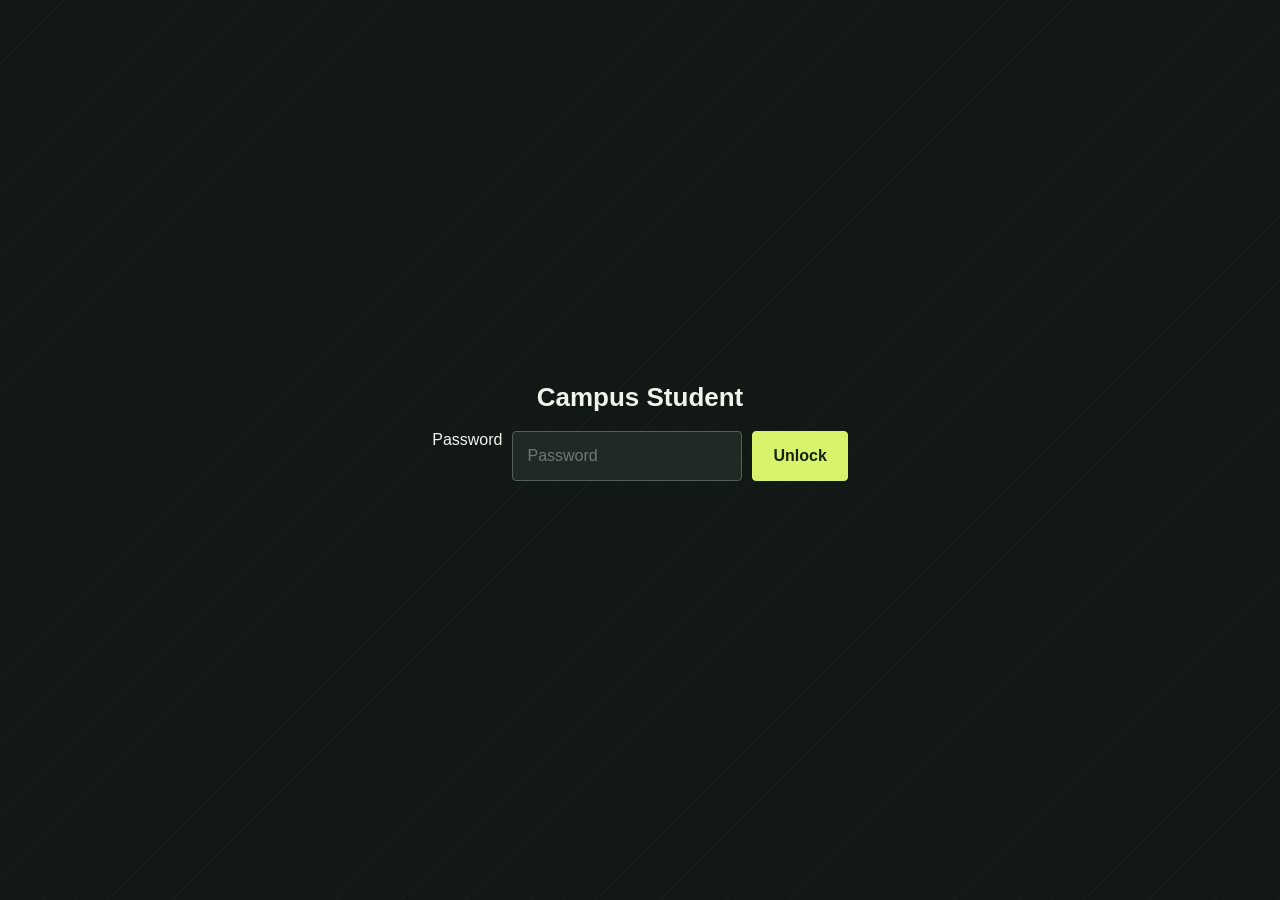
<file: index.html>
<!DOCTYPE html>
<html lang="en">
<head>
    <meta charset="UTF-8">
    <meta name="viewport" content="width=device-width, initial-scale=1">
    <link rel="icon" href="grades/favicon.ico" type="image/x-icon">
    <title>Campus Student</title>
    <style>
        :root {
            color-scheme: dark;
            font-family: "Trebuchet MS", "Avenir Next", sans-serif;
            background: #111815;
            color: #f1f4ec;
        }
        body {
            display: grid;
            min-height: 100vh;
            margin: 0;
            place-items: center;
            background: repeating-linear-gradient(135deg, transparent 0 22px, #ffffff06 22px 23px);
        }
        main { display: grid; justify-items: center; gap: 18px; padding: 24px; text-align: center; }
        h1 { margin: 0; font-size: 26px; }
        button {
            min-height: 48px;
            padding: 0 20px;
            border: 1px solid #d7f36b;
            border-radius: 4px;
            background: #d7f36b;
            color: #182013;
            cursor: pointer;
            font: inherit;
            font-weight: 700;
        }
        input {
            min-height: 48px;
            padding: 0 14px;
            border: 1px solid #536158;
            border-radius: 4px;
            background: #202a25;
            color: #f1f4ec;
            font: inherit;
        }
        button:focus-visible, input:focus-visible { outline: 2px solid #f1f4ec; outline-offset: 3px; }
        form { display: flex; flex-wrap: wrap; justify-content: center; gap: 10px; }
        [hidden] { display: none !important; }
        #status { min-height: 1.3em; color: #ff9677; font-size: 14px; }
    </style>
</head>
<body>
    <main>
        <h1>Campus Student</h1>
        <form id="accessForm">
            <label for="passwordInput" class="visually-hidden">Password</label>
            <input id="passwordInput" type="password" placeholder="Password" autocomplete="current-password" required>
            <button type="submit">Unlock</button>
        </form>
        <button id="launchButton" type="button" hidden disabled>Open grade library</button>
        <div id="status" role="status" aria-live="polite"></div>
    </main>
    <script>
        const accessForm = document.getElementById("accessForm");
        const passwordInput = document.getElementById("passwordInput");
        const launchButton = document.getElementById("launchButton");
        const status = document.getElementById("status");

        accessForm.addEventListener("submit", event => {
            event.preventDefault();
            if (passwordInput.value !== "1246+372") {
                status.textContent = "Incorrect password.";
                passwordInput.select();
                return;
            }

            accessForm.hidden = true;
            launchButton.hidden = false;
            launchButton.disabled = false;
            status.textContent = "Access granted.";
            launchButton.focus();
        });

        launchButton.addEventListener("click", () => {
            const popup = window.open("about:blank", "_blank");
            if (!popup) {
                status.textContent = "Allow popups to open the grade library in a new tab.";
                return;
            }

            const popupDocument = popup.document;
            popupDocument.title = document.title;

            const favicon = popupDocument.createElement("link");
            favicon.rel = "icon";
            favicon.type = "image/x-icon";
            favicon.href = new URL("grades/favicon.ico", window.location.href).href;
            popupDocument.head.appendChild(favicon);

            const style = popupDocument.createElement("style");
            style.textContent = "html,body{width:100%;height:100%;margin:0;overflow:hidden}iframe{display:block;width:100%;height:100%;border:0}";
            popupDocument.head.appendChild(style);

            const player = popupDocument.createElement("iframe");
            player.src = new URL("grades/index.html", window.location.href).href;
            player.title = document.title;
            player.allow = "fullscreen; autoplay; gamepad";
            player.allowFullscreen = true;
            popupDocument.body.appendChild(player);
            popup.opener = null;
        });
    </script>
</body>
</html>
</file>
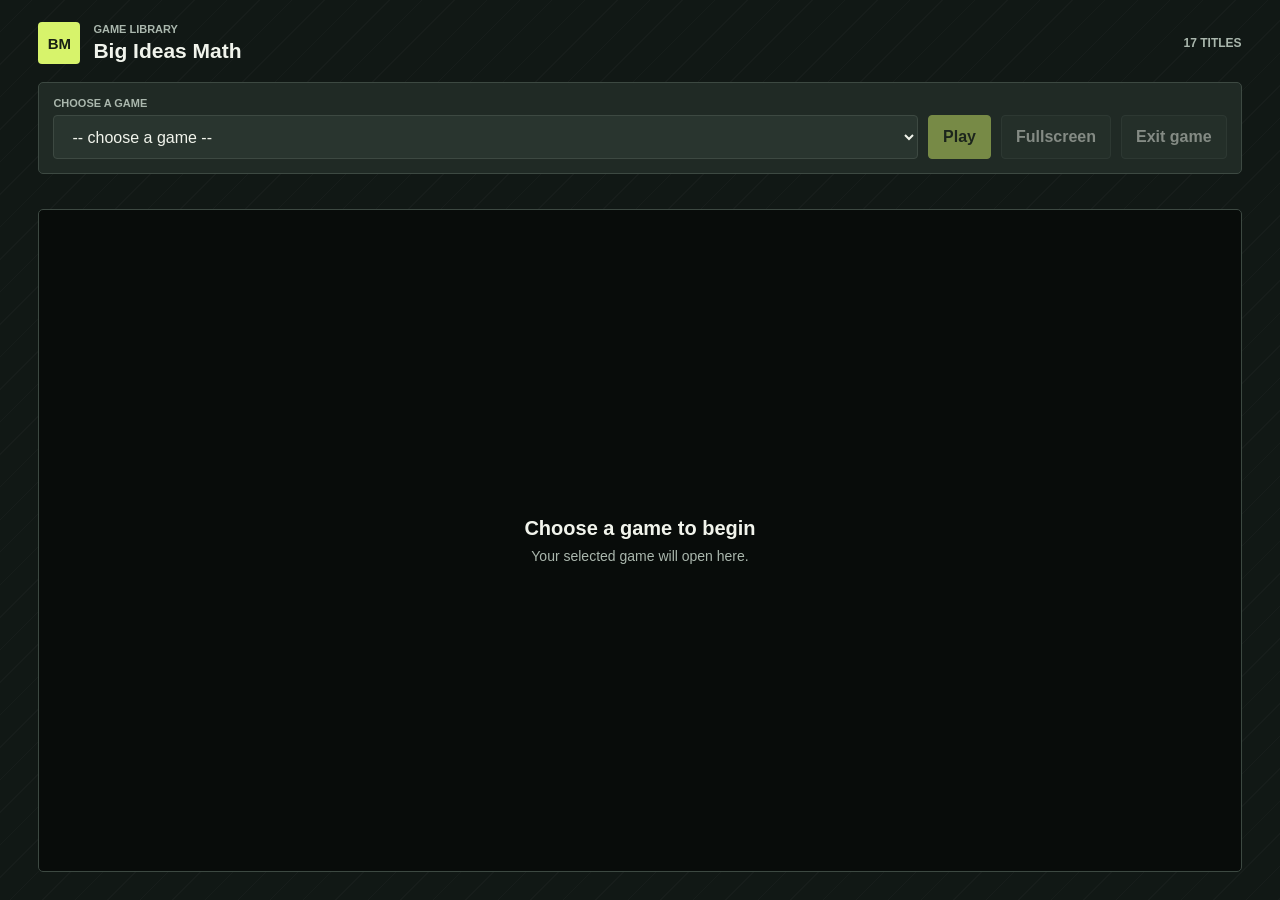
<file: games/index.html>
<!DOCTYPE html>
<html lang="en">
<head>
    <meta charset="UTF-8">
    <meta name="viewport" content="width=device-width, initial-scale=1">
    <link rel="icon" href="favicon.ico" type="image/x-icon">
    <title>Campus Student</title>
    <style>
        :root {
            color-scheme: dark;
            --canvas: #111815;
            --panel: #202a25;
            --panel-raised: #29352f;
            --text: #f1f4ec;
            --muted: #aab7ad;
            --line: #3d4942;
            --accent: #d7f36b;
            --accent-ink: #182013;
            --alert: #ff9677;
        }
        * { box-sizing: border-box; }
        body {
            margin: 0;
            min-width: 320px;
            min-height: 100vh;
            background-color: var(--canvas);
            background-image: repeating-linear-gradient(135deg, transparent 0 22px, #ffffff06 22px 23px);
            color: var(--text);
            font-family: "Trebuchet MS", "Avenir Next", sans-serif;
        }
        button, select { font: inherit; }
        .app-shell {
            display: flex;
            flex-direction: column;
            gap: 18px;
            width: min(100%, 1560px);
            min-height: 100vh;
            margin: 0 auto;
            padding: 22px clamp(16px, 3vw, 42px) 28px;
        }
        .masthead {
            display: flex;
            align-items: center;
            justify-content: space-between;
            gap: 20px;
        }
        .brand { display: flex; align-items: center; gap: 13px; }
        .brand-mark {
            display: grid;
            place-items: center;
            width: 42px;
            aspect-ratio: 1;
            border-radius: 4px;
            background: var(--accent);
            color: var(--accent-ink);
            font-size: 15px;
            font-weight: 900;
        }
        h1 { margin: 0; font-size: 21px; font-weight: 700; }
        .eyebrow {
            margin: 0 0 4px;
            color: var(--muted);
            font-size: 11px;
            font-weight: 700;
            text-transform: uppercase;
        }
        .library-label {
            color: var(--muted);
            font-size: 12px;
            font-weight: 700;
            text-transform: uppercase;
        }
        .control-bar {
            display: grid;
            grid-template-columns: minmax(200px, 1fr) auto auto auto;
            align-items: end;
            gap: 10px;
            padding: 14px;
            border: 1px solid var(--line);
            border-radius: 5px;
            background: var(--panel);
        }
        .select-wrap { display: grid; gap: 6px; min-width: 0; }
        .select-wrap label {
            color: var(--muted);
            font-size: 11px;
            font-weight: 700;
            text-transform: uppercase;
        }
        select, button {
            min-height: 44px;
            border: 1px solid var(--line);
            border-radius: 4px;
            padding: 0 14px;
        }
        select {
            width: 100%;
            background: var(--panel-raised);
            color: var(--text);
        }
        button {
            background: var(--panel-raised);
            color: var(--text);
            cursor: pointer;
            font-weight: 700;
            white-space: nowrap;
        }
        button:hover:not(:disabled) { border-color: var(--accent); }
        button:focus-visible, select:focus-visible {
            outline: 2px solid var(--accent);
            outline-offset: 2px;
        }
        button:disabled { cursor: not-allowed; opacity: .48; }
        #openButton {
            border-color: var(--accent);
            background: var(--accent);
            color: var(--accent-ink);
        }
        #status {
            min-height: 17px;
            margin: -10px 2px -8px;
            color: var(--muted);
            font-size: 12px;
        }
        #status.error { color: var(--alert); }
        .game-stage {
            position: relative;
            display: grid;
            flex: 1;
            min-height: 64vh;
            overflow: hidden;
            border: 1px solid var(--line);
            border-radius: 5px;
            background: #080c0a;
        }
        .game-stage:fullscreen {
            width: 100%;
            height: 100%;
            min-height: 100vh;
            border: 0;
            border-radius: 0;
            background: #000;
        }
        .empty-state {
            display: grid;
            place-content: center;
            gap: 8px;
            min-height: 64vh;
            padding: 24px;
            text-align: center;
        }
        .empty-state strong { font-size: 20px; }
        .empty-state span { color: var(--muted); font-size: 14px; }
        #gameFrame {
            display: none;
            width: 100%;
            height: 100%;
            min-height: 64vh;
            border: 0;
            background: #000;
        }
        .game-stage[data-active="true"] .empty-state { display: none; }
        .game-stage[data-active="true"] #gameFrame { display: block; }
        @media (max-width: 700px) {
            .app-shell { gap: 13px; padding-top: 16px; }
            .control-bar { grid-template-columns: 1fr 1fr; }
            .select-wrap { grid-column: 1 / -1; }
            .control-bar button { width: 100%; padding: 0 8px; }
            .library-label { font-size: 10px; }
            .game-stage, .empty-state, #gameFrame { min-height: 58vh; }
        }
    </style>
</head>
<body>
    <main class="app-shell" id="appShell">
        <header class="masthead">
            <div class="brand">
                <span class="brand-mark" aria-hidden="true">BM</span>
                <div>
                    <p class="eyebrow">Game library</p>
                    <h1>Big Ideas Math</h1>
                </div>
            </div>
            <span class="library-label">17 titles</span>
        </header>

        <section class="control-bar" aria-label="Game controls">
            <div class="select-wrap">
                <label for="gameSelect">Choose a game</label>
                <select id="gameSelect">
                    <option value="">-- choose a game --</option>
                </select>
            </div>
            <button id="openButton" type="button" disabled>Play</button>
            <button id="fullscreenButton" type="button" title="Enter fullscreen" disabled>Fullscreen</button>
            <button id="exitButton" type="button" title="Exit the current game" disabled>Exit game</button>
        </section>
        <div id="status" role="status" aria-live="polite"></div>

        <section class="game-stage" id="gameStage" data-active="false" aria-label="Game">
            <div class="empty-state">
                <strong>Choose a game to begin</strong>
                <span>Your selected game will open here.</span>
            </div>
            <iframe id="gameFrame" title="Game player" src="about:blank" allow="fullscreen; autoplay; gamepad" allowfullscreen></iframe>
        </section>
    </main>

    <script>
        const FILES = [
            "Mantle.html",
            "chess.html",
            "cookie-clicker.htm",
            "krillion/index.html",
            "melon-playground.html",
            "moto-x3m-pool-party.html",
            "plants-vs-zombies.html",
            "retro-bowl.html",
            "riddle-school.html",
            "riddle-school-2.html",
            "riddle-school-3.html",
            "riddle-school-4.html",
            "riddle-school-5.html",
            "superhot.html",
            "the-impossible-quiz.html",
            "the-impossible-quiz-2.html",
            "tomb-of-the-mask.htm"
        ];

        const gameStage = document.getElementById("gameStage");
        const gameFrame = document.getElementById("gameFrame");
        const gameSelect = document.getElementById("gameSelect");
        const openButton = document.getElementById("openButton");
        const fullscreenButton = document.getElementById("fullscreenButton");
        const exitButton = document.getElementById("exitButton");
        const status = document.getElementById("status");

        function setStatus(message, isError = false) {
            status.textContent = message;
            status.classList.toggle("error", isError);
        }

        function updateFullscreenButton() {
            const isFullscreen = document.fullscreenElement === gameStage;
            fullscreenButton.textContent = isFullscreen ? "Exit fullscreen" : "Fullscreen";
            fullscreenButton.title = isFullscreen ? "Exit fullscreen" : "Enter fullscreen";
        }

        function loadGame() {
            const path = gameSelect.value;
            if (!path) {
                setStatus("Choose a game first.", true);
                return;
            }

            gameFrame.src = path;
            gameFrame.title = "Playing " + gameSelect.options[gameSelect.selectedIndex].text;
            gameStage.dataset.active = "true";
            fullscreenButton.disabled = false;
            exitButton.disabled = false;
            setStatus("Playing " + gameSelect.options[gameSelect.selectedIndex].text + ".");
        }

        function exitGame() {
            gameFrame.src = "about:blank";
            gameFrame.title = "Game player";
            gameStage.dataset.active = "false";
            gameSelect.value = "";
            fullscreenButton.disabled = true;
            exitButton.disabled = true;
            setStatus("");
            if (document.fullscreenElement) document.exitFullscreen();
        }

        for (const path of FILES) {
            gameSelect.appendChild(new Option(path, path));
        }

        gameSelect.addEventListener("change", () => {
            openButton.disabled = !gameSelect.value;
        });
        openButton.addEventListener("click", loadGame);
        exitButton.addEventListener("click", exitGame);
        fullscreenButton.addEventListener("click", () => {
            if (document.fullscreenElement === gameStage) {
                document.exitFullscreen();
            } else {
                gameStage.requestFullscreen().catch(() => {
                    setStatus("Fullscreen is unavailable in this browser.", true);
                });
            }
        });
        document.addEventListener("fullscreenchange", updateFullscreenButton);
    </script>
</body>
</html>
</file>
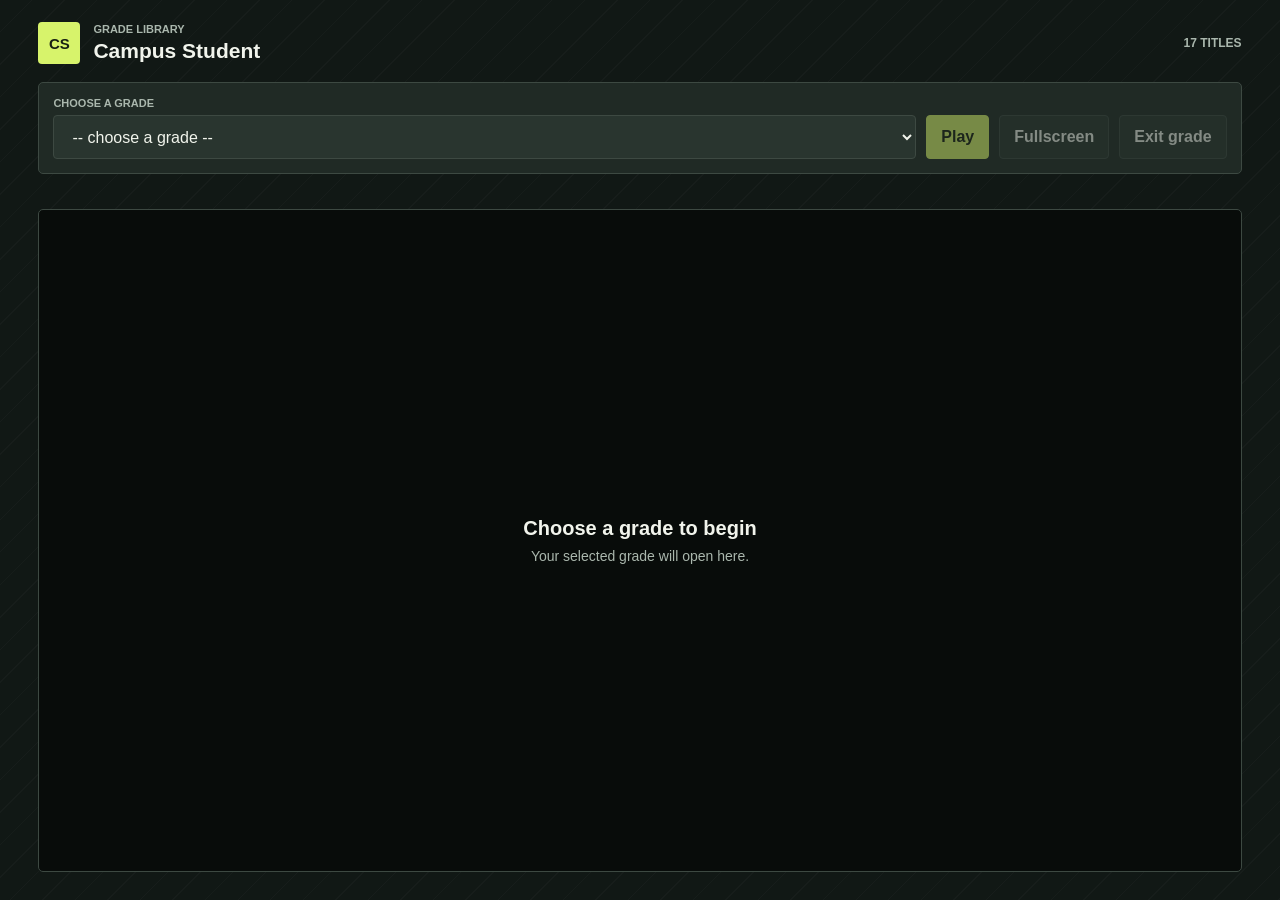
<file: grades/index.html>
<!DOCTYPE html>
<html lang="en">
<head>
    <meta charset="UTF-8">
    <meta name="viewport" content="width=device-width, initial-scale=1">
    <link rel="icon" href="favicon.ico" type="image/x-icon">
    <title>Campus Student</title>
    <style>
        :root {
            color-scheme: dark;
            --canvas: #111815;
            --panel: #202a25;
            --panel-raised: #29352f;
            --text: #f1f4ec;
            --muted: #aab7ad;
            --line: #3d4942;
            --accent: #d7f36b;
            --accent-ink: #182013;
            --alert: #ff9677;
        }
        * { box-sizing: border-box; }
        body {
            margin: 0;
            min-width: 320px;
            min-height: 100vh;
            background-color: var(--canvas);
            background-image: repeating-linear-gradient(135deg, transparent 0 22px, #ffffff06 22px 23px);
            color: var(--text);
            font-family: "Trebuchet MS", "Avenir Next", sans-serif;
        }
        button, select { font: inherit; }
        .app-shell {
            display: flex;
            flex-direction: column;
            gap: 18px;
            width: min(100%, 1560px);
            min-height: 100vh;
            margin: 0 auto;
            padding: 22px clamp(16px, 3vw, 42px) 28px;
        }
        .masthead {
            display: flex;
            align-items: center;
            justify-content: space-between;
            gap: 20px;
        }
        .brand { display: flex; align-items: center; gap: 13px; }
        .brand-mark {
            display: grid;
            place-items: center;
            width: 42px;
            aspect-ratio: 1;
            border-radius: 4px;
            background: var(--accent);
            color: var(--accent-ink);
            font-size: 15px;
            font-weight: 900;
        }
        h1 { margin: 0; font-size: 21px; font-weight: 700; }
        .eyebrow {
            margin: 0 0 4px;
            color: var(--muted);
            font-size: 11px;
            font-weight: 700;
            text-transform: uppercase;
        }
        .library-label {
            color: var(--muted);
            font-size: 12px;
            font-weight: 700;
            text-transform: uppercase;
        }
        .control-bar {
            display: grid;
            grid-template-columns: minmax(200px, 1fr) auto auto auto;
            align-items: end;
            gap: 10px;
            padding: 14px;
            border: 1px solid var(--line);
            border-radius: 5px;
            background: var(--panel);
        }
        .select-wrap { display: grid; gap: 6px; min-width: 0; }
        .select-wrap label {
            color: var(--muted);
            font-size: 11px;
            font-weight: 700;
            text-transform: uppercase;
        }
        select, button {
            min-height: 44px;
            border: 1px solid var(--line);
            border-radius: 4px;
            padding: 0 14px;
        }
        select {
            width: 100%;
            background: var(--panel-raised);
            color: var(--text);
        }
        button {
            background: var(--panel-raised);
            color: var(--text);
            cursor: pointer;
            font-weight: 700;
            white-space: nowrap;
        }
        button:hover:not(:disabled) { border-color: var(--accent); }
        button:focus-visible, select:focus-visible {
            outline: 2px solid var(--accent);
            outline-offset: 2px;
        }
        button:disabled { cursor: not-allowed; opacity: .48; }
        #openButton {
            border-color: var(--accent);
            background: var(--accent);
            color: var(--accent-ink);
        }
        #status {
            min-height: 17px;
            margin: -10px 2px -8px;
            color: var(--muted);
            font-size: 12px;
        }
        #status.error { color: var(--alert); }
        .game-stage {
            position: relative;
            display: grid;
            flex: 1;
            min-height: 64vh;
            overflow: hidden;
            border: 1px solid var(--line);
            border-radius: 5px;
            background: #080c0a;
        }
        #gameFrame:fullscreen {
            width: 100%;
            height: 100%;
            min-height: 100vh;
            border: 0;
            border-radius: 0;
            background: #000;
        }
        .empty-state {
            display: grid;
            place-content: center;
            gap: 8px;
            min-height: 64vh;
            padding: 24px;
            text-align: center;
        }
        .empty-state strong { font-size: 20px; }
        .empty-state span { color: var(--muted); font-size: 14px; }
        #gameFrame {
            display: none;
            width: 100%;
            height: 100%;
            min-height: 64vh;
            border: 0;
            background: #000;
        }
        .game-stage[data-active="true"] .empty-state { display: none; }
        .game-stage[data-active="true"] #gameFrame { display: block; }
        @media (max-width: 700px) {
            .app-shell { gap: 13px; padding-top: 16px; }
            .control-bar { grid-template-columns: 1fr 1fr; }
            .select-wrap { grid-column: 1 / -1; }
            .control-bar button { width: 100%; padding: 0 8px; }
            .library-label { font-size: 10px; }
            .game-stage, .empty-state, #gameFrame { min-height: 58vh; }
        }
    </style>
</head>
<body>
    <main class="app-shell" id="appShell">
        <header class="masthead">
            <div class="brand">
                <span class="brand-mark" aria-hidden="true">CS</span>
                <div>
                    <p class="eyebrow">Grade library</p>
                    <h1>Campus Student</h1>
                </div>
            </div>
            <span class="library-label">17 titles</span>
        </header>

        <section class="control-bar" aria-label="Grade controls">
            <div class="select-wrap">
                <label for="gameSelect">Choose a grade</label>
                <select id="gameSelect">
                    <option value="">-- choose a grade --</option>
                </select>
            </div>
            <button id="openButton" type="button" disabled>Play</button>
            <button id="fullscreenButton" type="button" title="Enter fullscreen" disabled>Fullscreen</button>
            <button id="exitButton" type="button" title="Exit the current grade" disabled>Exit grade</button>
        </section>
        <div id="status" role="status" aria-live="polite"></div>

        <section class="game-stage" id="gameStage" data-active="false" aria-label="Grade">
            <div class="empty-state">
                <strong>Choose a grade to begin</strong>
                <span>Your selected grade will open here.</span>
            </div>
            <iframe id="gameFrame" title="Grade content" src="about:blank" allow="fullscreen; autoplay; gamepad" allowfullscreen></iframe>
        </section>
    </main>

    <script>
        const FILES = [
            "Mantle.html",
            "chess.html",
            "cookie-clicker.htm",
            "krillion/index.html",
            "melon-playground.html",
            "moto-x3m-pool-party.html",
            "plants-vs-zombies.html",
            "retro-bowl.html",
            "riddle-school.html",
            "riddle-school-2.html",
            "riddle-school-3.html",
            "riddle-school-4.html",
            "riddle-school-5.html",
            "superhot.html",
            "the-impossible-quiz.html",
            "the-impossible-quiz-2.html",
            "tomb-of-the-mask.htm"
        ];

        const gameStage = document.getElementById("gameStage");
        const gameFrame = document.getElementById("gameFrame");
        const gameSelect = document.getElementById("gameSelect");
        const openButton = document.getElementById("openButton");
        const fullscreenButton = document.getElementById("fullscreenButton");
        const exitButton = document.getElementById("exitButton");
        const status = document.getElementById("status");

        function setStatus(message, isError = false) {
            status.textContent = message;
            status.classList.toggle("error", isError);
        }

        function requestPersistentStorage() {
            if (!navigator.storage?.persist) return Promise.resolve(false);
            return navigator.storage.persist().catch(() => false);
        }

        function updateFullscreenButton() {
            const isFullscreen = document.fullscreenElement === gameFrame;
            fullscreenButton.textContent = isFullscreen ? "Exit fullscreen" : "Fullscreen";
            fullscreenButton.title = isFullscreen ? "Exit fullscreen" : "Enter fullscreen";
        }

        function loadGame() {
            const path = gameSelect.value;
            if (!path) {
                setStatus("Choose a grade first.", true);
                return;
            }

            const title = gameSelect.options[gameSelect.selectedIndex].text;
            const storageRequest = requestPersistentStorage();
            gameFrame.src = path;
            gameFrame.title = "Playing " + title;
            gameStage.dataset.active = "true";
            fullscreenButton.disabled = false;
            exitButton.disabled = false;
            setStatus("Opening " + title + ".");
            storageRequest.then(isPersistent => {
                if (gameSelect.value !== path) return;
                setStatus(isPersistent
                    ? title + " opened. Browser storage is marked persistent."
                    : title + " opened. Save support depends on the game and browser storage policy.");
            });
        }

        function exitGame() {
            gameFrame.src = "about:blank";
            gameFrame.title = "Grade content";
            gameStage.dataset.active = "false";
            gameSelect.value = "";
            fullscreenButton.disabled = true;
            exitButton.disabled = true;
            setStatus("");
            if (document.fullscreenElement) document.exitFullscreen();
        }

        for (const path of FILES) {
            gameSelect.appendChild(new Option(path, path));
        }

        gameSelect.addEventListener("change", () => {
            openButton.disabled = !gameSelect.value;
        });
        openButton.addEventListener("click", loadGame);
        exitButton.addEventListener("click", exitGame);
        fullscreenButton.addEventListener("click", () => {
            if (document.fullscreenElement === gameFrame) {
                document.exitFullscreen();
            } else {
                gameFrame.requestFullscreen().catch(() => {
                    setStatus("Fullscreen is unavailable in this browser.", true);
                });
            }
        });
        document.addEventListener("fullscreenchange", updateFullscreenButton);
    </script>
</body>
</html>
</file>
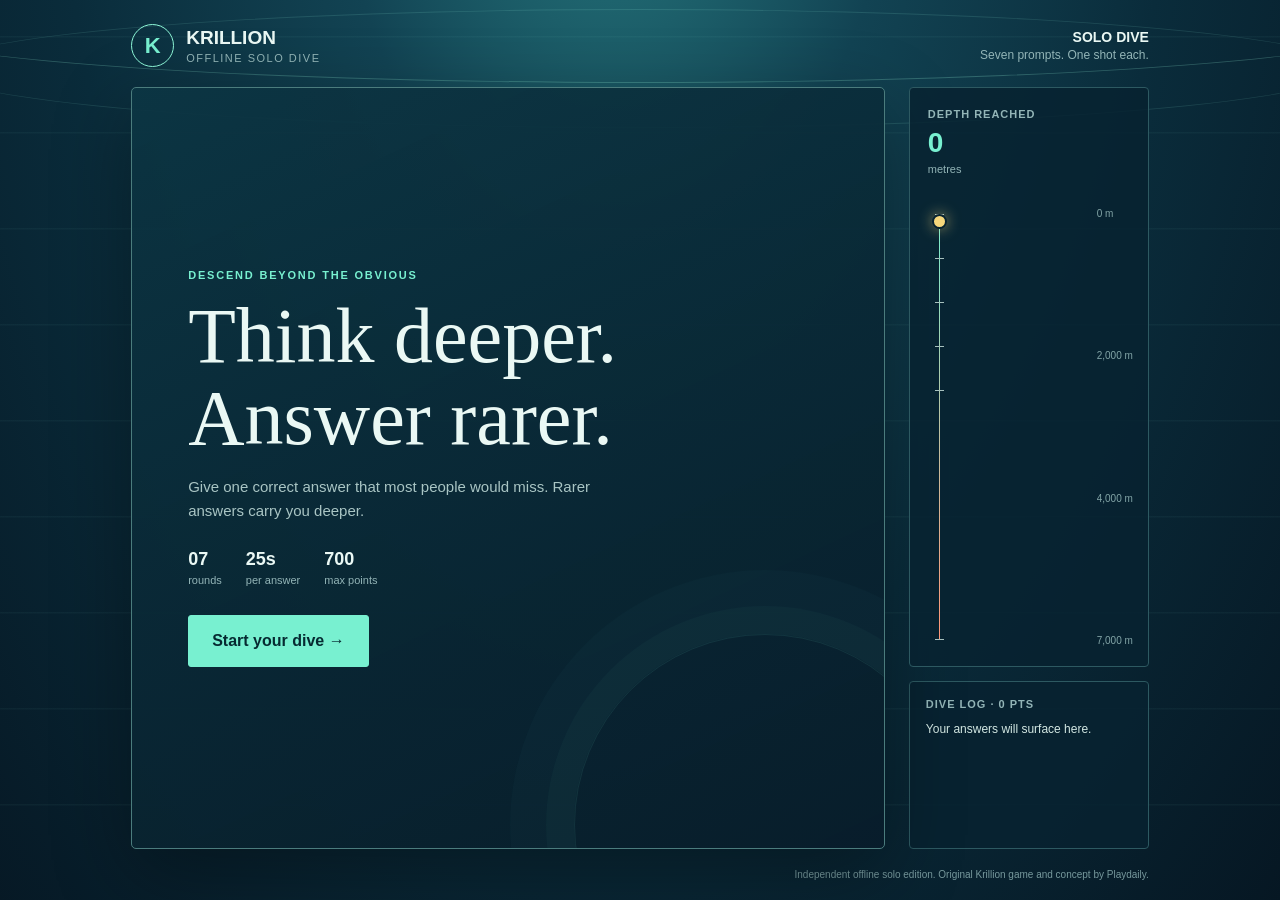
<file: games/krillion/index.html>
<!DOCTYPE html>
<html lang="en">
<head>
    <meta charset="UTF-8">
    <meta name="viewport" content="width=device-width, initial-scale=1">
    <meta name="theme-color" content="#071c2a">
    <title>Krillion | Offline Solo Dive</title>
    <link rel="stylesheet" href="styles.css">
    <script src="game-data.js" defer></script>
    <script src="game.js" defer></script>
</head>
<body>
    <div class="ocean" aria-hidden="true"></div>
    <div class="shell">
        <header class="topbar">
            <div class="wordmark">
                <span class="mark" aria-hidden="true">K</span>
                <div>
                    <p class="brand-name">KRILLION</p>
                    <p class="brand-note">Offline solo dive</p>
                </div>
            </div>
            <p class="top-meta"><strong>SOLO DIVE</strong>Seven prompts. One shot each.</p>
        </header>

        <main>
            <section class="dive-panel intro" id="divePanel" aria-live="polite">
                <div class="panel-content" id="introState">
                    <p class="eyebrow">Descend beyond the obvious</p>
                    <h1>Think deeper.<br>Answer rarer.</h1>
                    <p class="subline">Give one correct answer that most people would miss. Rarer answers carry you deeper.</p>
                    <div class="intro-stats" aria-label="Game details">
                        <div><strong>07</strong><span>rounds</span></div>
                        <div><strong>25s</strong><span>per answer</span></div>
                        <div><strong>700</strong><span>max points</span></div>
                    </div>
                    <button class="primary" id="startButton" type="button">Start your dive <span aria-hidden="true">→</span></button>
                </div>

                <div class="panel-content hidden" id="playState">
                    <div class="round-line"><p class="eyebrow">Dive prompt</p><span class="round-count" id="roundCount">01 / 07</span></div>
                    <div class="progress" id="progress" aria-hidden="true"></div>
                    <div class="prompt-area">
                        <p class="eyebrow" id="promptCategory">Open prompt</p>
                        <h1 id="promptText"></h1>
                        <p class="subline">Type one answer. The less obvious the correct answer, the more you score.</p>
                    </div>
                    <form class="answer-form" id="answerForm">
                        <label class="visually-hidden" for="answerInput">Your answer</label>
                        <input id="answerInput" type="text" maxlength="50" autocomplete="off" placeholder="Your answer" required>
                        <button class="primary" id="submitButton" type="submit">Lock answer</button>
                    </form>
                </div>

                <div class="panel-content hidden" id="endState">
                    <p class="eyebrow">Dive complete</p>
                    <h1 id="endTitle">You made the descent.</h1>
                    <div class="final-score" id="finalScore">0<span>points scored</span></div>
                    <ul class="summary-list" id="summaryList"></ul>
                    <button class="primary" id="replayButton" type="button">Dive again <span aria-hidden="true">↻</span></button>
                </div>

                <div class="bottom-line panel-content hidden" id="statusRow">
                    <div class="feedback" id="feedback" role="status" aria-live="polite"></div>
                    <div class="timer-wrap"><span class="timer-label">Time left</span><span class="timer" id="timer">25</span></div>
                </div>
            </section>

            <aside class="side-panel" aria-label="Dive stats">
                <section class="depth-card" aria-label="Current depth">
                    <p class="depth-title">Depth reached</p>
                    <strong class="depth-number" id="depthNumber">0</strong>
                    <span class="depth-unit">metres</span>
                    <div class="depth-track" aria-hidden="true"><span class="depth-marker" id="depthMarker"></span></div>
                    <div class="depth-labels" aria-hidden="true"><span>0 m</span><span>2,000 m</span><span>4,000 m</span><span>7,000 m</span></div>
                </section>
                <section class="log-card">
                    <h2 class="log-title">Dive log <span id="scoreLabel">· 0 pts</span></h2>
                    <ul class="log-list" id="logList"><li class="log-empty">Your answers will surface here.</li></ul>
                </section>
            </aside>
        </main>
        <footer class="credit">Independent offline solo edition. Original Krillion game and concept by Playdaily.</footer>
    </div>
</body>
</html>
</file>
<file: games/krillion/styles.css>
:root {
    color-scheme: dark;
    --ink: #eaf8f4;
    --muted: #93b5b7;
    --line: #2d5961;
    --aqua: #78f0d0;
    --coral: #ff927c;
    --gold: #f7d77b;
}

* { box-sizing: border-box; }
body {
    min-width: 320px;
    min-height: 100vh;
    margin: 0;
    overflow-x: hidden;
    background: #061723;
    color: var(--ink);
    font-family: "Trebuchet MS", "Avenir Next", sans-serif;
}
button, input { font: inherit; }
button { cursor: pointer; }
button:focus-visible, input:focus-visible { outline: 2px solid var(--aqua); outline-offset: 3px; }
.ocean {
    position: fixed;
    z-index: -1;
    inset: 0;
    overflow: hidden;
    background:
        repeating-linear-gradient(0deg, transparent 0 94px, #90edda0b 95px 96px),
        radial-gradient(ellipse at 48% -24%, #287e83 0, #124353 30%, #0a2c3b 59%, #061723 100%);
}
.ocean::before, .ocean::after {
    position: absolute;
    top: -4%;
    left: -10%;
    width: 120%;
    height: 13%;
    border: 1px solid #a1ffe13b;
    border-radius: 50%;
    content: "";
    animation: swell 8s ease-in-out infinite alternate;
}
.ocean::after { top: 1%; left: -5%; width: 110%; animation-delay: -4s; opacity: .55; }
@keyframes swell { to { transform: translateY(11px) scaleX(1.04); } }
.shell {
    display: flex;
    flex-direction: column;
    gap: 20px;
    width: min(1120px, 100%);
    min-height: 100vh;
    margin: 0 auto;
    padding: 24px clamp(18px, 4vw, 52px) 20px;
}
.topbar { display: flex; align-items: center; justify-content: space-between; gap: 16px; }
.wordmark { display: flex; align-items: center; gap: 12px; }
.mark {
    display: grid;
    width: 43px;
    aspect-ratio: 1;
    place-items: center;
    border: 1px solid #8ef8d8;
    border-radius: 50%;
    color: var(--aqua);
    font-size: 22px;
    font-weight: 900;
}
.brand-name { margin: 0; font-size: 19px; font-weight: 800; }
.brand-note { margin: 3px 0 0; color: var(--muted); font-size: 11px; letter-spacing: 1.5px; text-transform: uppercase; }
.top-meta { margin: 0; color: var(--muted); font-size: 12px; text-align: right; }
.top-meta strong { display: block; margin-bottom: 3px; color: var(--ink); font-size: 14px; }
main { display: grid; flex: 1; grid-template-columns: minmax(0, 1fr) 240px; gap: 24px; align-items: stretch; }
.dive-panel {
    position: relative;
    display: flex;
    min-height: 570px;
    flex-direction: column;
    justify-content: space-between;
    overflow: hidden;
    padding: clamp(24px, 5vw, 56px);
    border: 1px solid #4b7c7d;
    border-radius: 5px;
    background: linear-gradient(155deg, #0c3543ef, #092431f5 67%, #081d2bfa);
    box-shadow: 0 24px 80px #0005;
}
.dive-panel::after {
    position: absolute;
    right: -72px;
    bottom: -168px;
    width: 380px;
    aspect-ratio: 1;
    border: 1px solid #6cd9c51a;
    border-radius: 50%;
    box-shadow: 0 0 0 28px #6cd9c508, 0 0 0 64px #6cd9c506;
    content: "";
    pointer-events: none;
}
.panel-content { position: relative; z-index: 1; }
.round-line { display: flex; align-items: center; justify-content: space-between; gap: 16px; }
.eyebrow { margin: 0; color: var(--aqua); font-size: 11px; font-weight: 800; letter-spacing: 1.8px; text-transform: uppercase; }
.round-count { color: var(--muted); font-size: 12px; font-variant-numeric: tabular-nums; }
.progress { display: grid; grid-template-columns: repeat(7, 1fr); gap: 6px; margin-top: 16px; }
.progress span { height: 3px; border-radius: 3px; background: #52717a; }
.progress span.done { background: var(--aqua); }
.progress span.current { background: var(--gold); }
.prompt-area { max-width: 620px; padding: 50px 0 36px; }
h1 { max-width: 650px; margin: 14px 0 16px; font-family: Georgia, "Times New Roman", serif; font-size: clamp(34px, 5vw, 58px); font-weight: 500; line-height: 1.05; }
.subline { max-width: 500px; margin: 0; color: #a9c5c4; font-size: 15px; line-height: 1.6; }
.answer-form { display: flex; gap: 10px; max-width: 590px; }
.answer-form input {
    width: 100%;
    min-width: 0;
    height: 54px;
    padding: 0 17px;
    border: 1px solid #527983;
    border-radius: 3px;
    background: #061c29;
    color: var(--ink);
    font-size: 16px;
}
.answer-form input::placeholder { color: #78969a; }
.primary {
    min-height: 46px;
    padding: 0 18px;
    border: 1px solid var(--aqua);
    border-radius: 3px;
    background: var(--aqua);
    color: #062a31;
    font-weight: 900;
    white-space: nowrap;
}
.answer-form .primary { min-width: 124px; height: 54px; }
.primary:hover:not(:disabled) { background: #a0f8df; }
button:disabled { cursor: default; opacity: .55; }
.bottom-line { display: flex; align-items: end; justify-content: space-between; gap: 16px; }
.feedback { min-height: 42px; color: var(--muted); font-size: 13px; line-height: 1.5; }
.feedback strong { display: block; color: var(--gold); font-size: 15px; }
.timer-wrap { display: grid; flex: 0 0 104px; gap: 6px; text-align: right; }
.timer-label { color: var(--muted); font-size: 10px; font-weight: 700; letter-spacing: 1px; text-transform: uppercase; }
.timer { color: var(--ink); font-size: 30px; font-variant-numeric: tabular-nums; font-weight: 800; }
.timer.urgent { color: var(--coral); }
.side-panel { display: flex; flex-direction: column; gap: 14px; }
.depth-card, .log-card { border: 1px solid var(--line); border-radius: 4px; background: #082331d9; }
.depth-card { position: relative; flex: 1; min-height: 325px; overflow: hidden; padding: 20px 18px; }
.depth-title { margin: 0; color: var(--muted); font-size: 11px; font-weight: 800; letter-spacing: 1px; text-transform: uppercase; }
.depth-number { display: block; margin-top: 7px; color: var(--aqua); font-size: 28px; font-variant-numeric: tabular-nums; font-weight: 900; }
.depth-unit { color: var(--muted); font-size: 11px; }
.depth-track { position: absolute; top: 126px; bottom: 26px; left: 29px; width: 1px; background: linear-gradient(var(--aqua), #ff9677); }
.depth-track::before, .depth-track::after { position: absolute; left: -4px; width: 9px; height: 1px; background: #a6c0bd; content: ""; }
.depth-track::before { top: 0; box-shadow: 0 44px #a6c0bd, 0 88px #a6c0bd, 0 132px #a6c0bd, 0 176px #a6c0bd; }
.depth-track::after { bottom: 0; }
.depth-marker { position: absolute; top: 0; left: -7px; width: 15px; height: 15px; border: 2px solid #082331; border-radius: 50%; background: var(--gold); box-shadow: 0 0 14px #f7d77b99; transition: top .6s ease; }
.depth-labels { position: absolute; top: 120px; right: 15px; bottom: 20px; display: flex; flex-direction: column; justify-content: space-between; color: #83a5a7; font-size: 10px; }
.log-card { min-height: 168px; padding: 16px; }
.log-title { margin: 0 0 12px; color: var(--muted); font-size: 11px; font-weight: 800; letter-spacing: 1px; text-transform: uppercase; }
.log-list { display: grid; gap: 8px; margin: 0; padding: 0; list-style: none; }
.log-list li { display: flex; justify-content: space-between; gap: 10px; color: #d3e8e3; font-size: 12px; }
.log-list li span:last-child { color: var(--gold); font-variant-numeric: tabular-nums; }
.log-empty { color: #77999d; font-size: 12px; }
.intro { display: grid; align-content: center; justify-items: start; }
.intro h1 { max-width: 560px; font-size: clamp(46px, 7vw, 78px); }
.intro .subline { max-width: 460px; margin-bottom: 26px; }
.intro-stats { display: flex; gap: 24px; margin: 0 0 27px; }
.intro-stats strong { display: block; font-size: 18px; }
.intro-stats span { color: var(--muted); font-size: 11px; }
.intro .primary { min-height: 52px; padding: 0 23px; }
.final-score { margin: 18px 0 24px; color: var(--aqua); font-size: clamp(45px, 8vw, 78px); font-weight: 900; line-height: 1; }
.final-score span { display: block; margin-top: 8px; color: var(--muted); font-size: 12px; font-weight: 600; }
.summary-list { display: grid; gap: 8px; max-height: 250px; overflow-y: auto; margin: 0 0 24px; padding: 0; list-style: none; }
.summary-list li { display: flex; justify-content: space-between; gap: 12px; padding-bottom: 7px; border-bottom: 1px solid #ffffff1b; color: #c8dfda; font-size: 13px; }
.summary-list strong { color: var(--gold); white-space: nowrap; }
.hidden { display: none !important; }
.credit { color: #77999d; font-size: 10px; text-align: right; }
.visually-hidden { position: absolute; width: 1px; height: 1px; overflow: hidden; clip: rect(0, 0, 0, 0); white-space: nowrap; clip-path: inset(50%); }

@media (max-width: 760px) {
    .shell { gap: 14px; padding: 15px 14px 16px; }
    main { grid-template-columns: 1fr; gap: 12px; }
    .dive-panel { min-height: 560px; padding: 24px 20px; }
    .side-panel { display: grid; grid-template-columns: 1fr 1fr; }
    .depth-card { min-height: 185px; }
    .depth-track { top: 105px; bottom: 18px; }
    .depth-labels { top: 100px; bottom: 14px; }
    .log-card { min-height: 185px; }
    .prompt-area { padding: 46px 0 32px; }
}
@media (max-width: 460px) {
    .brand-name { font-size: 17px; }
    .brand-note { font-size: 9px; }
    .top-meta { font-size: 10px; }
    .dive-panel { min-height: 535px; }
    h1 { font-size: 37px; }
    .answer-form { flex-direction: column; }
    .answer-form .primary { width: 100%; }
    .bottom-line { align-items: center; }
    .side-panel { grid-template-columns: 1fr 1fr; }
    .log-card { padding: 13px 10px; }
    .log-list li { font-size: 10px; }
    .credit { text-align: left; }
}
@media (prefers-reduced-motion: reduce) {
    *, *::before, *::after { scroll-behavior: auto !important; animation-duration: .01ms !important; transition-duration: .01ms !important; }
}
</file>
